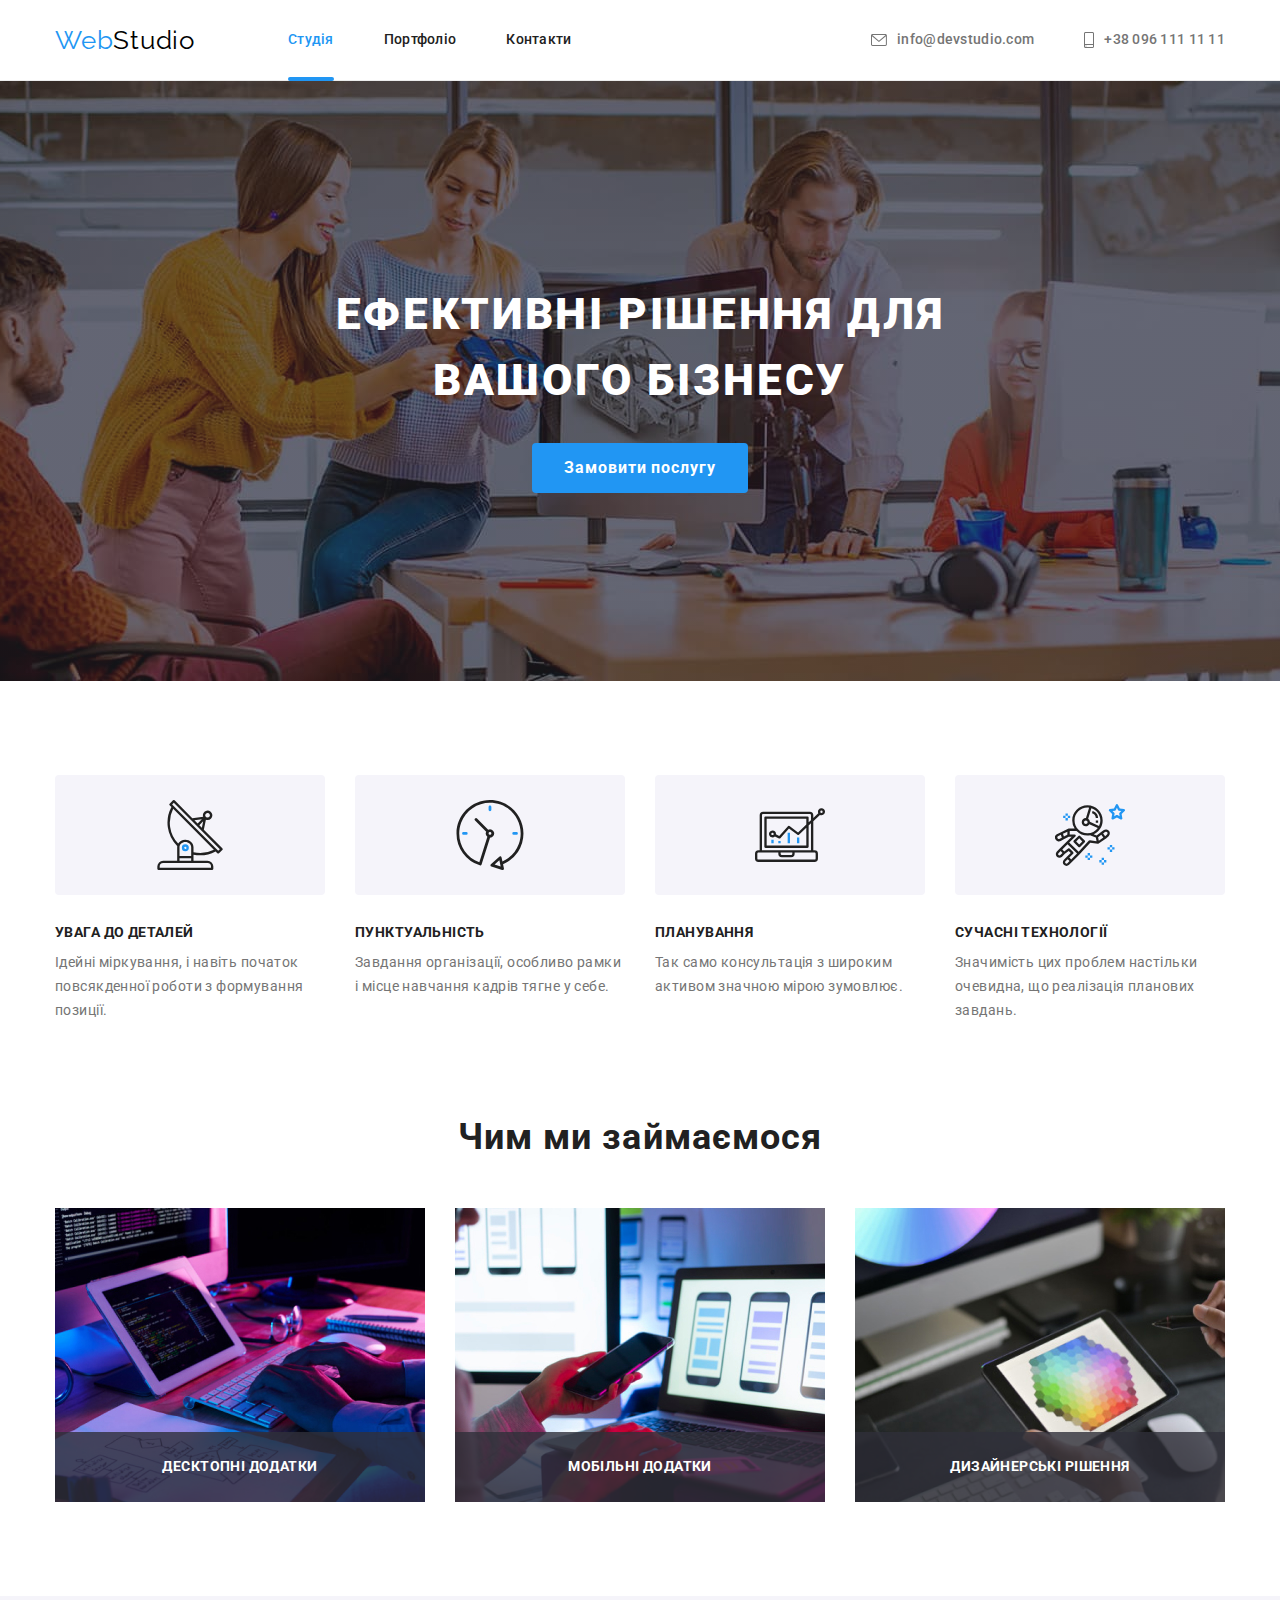
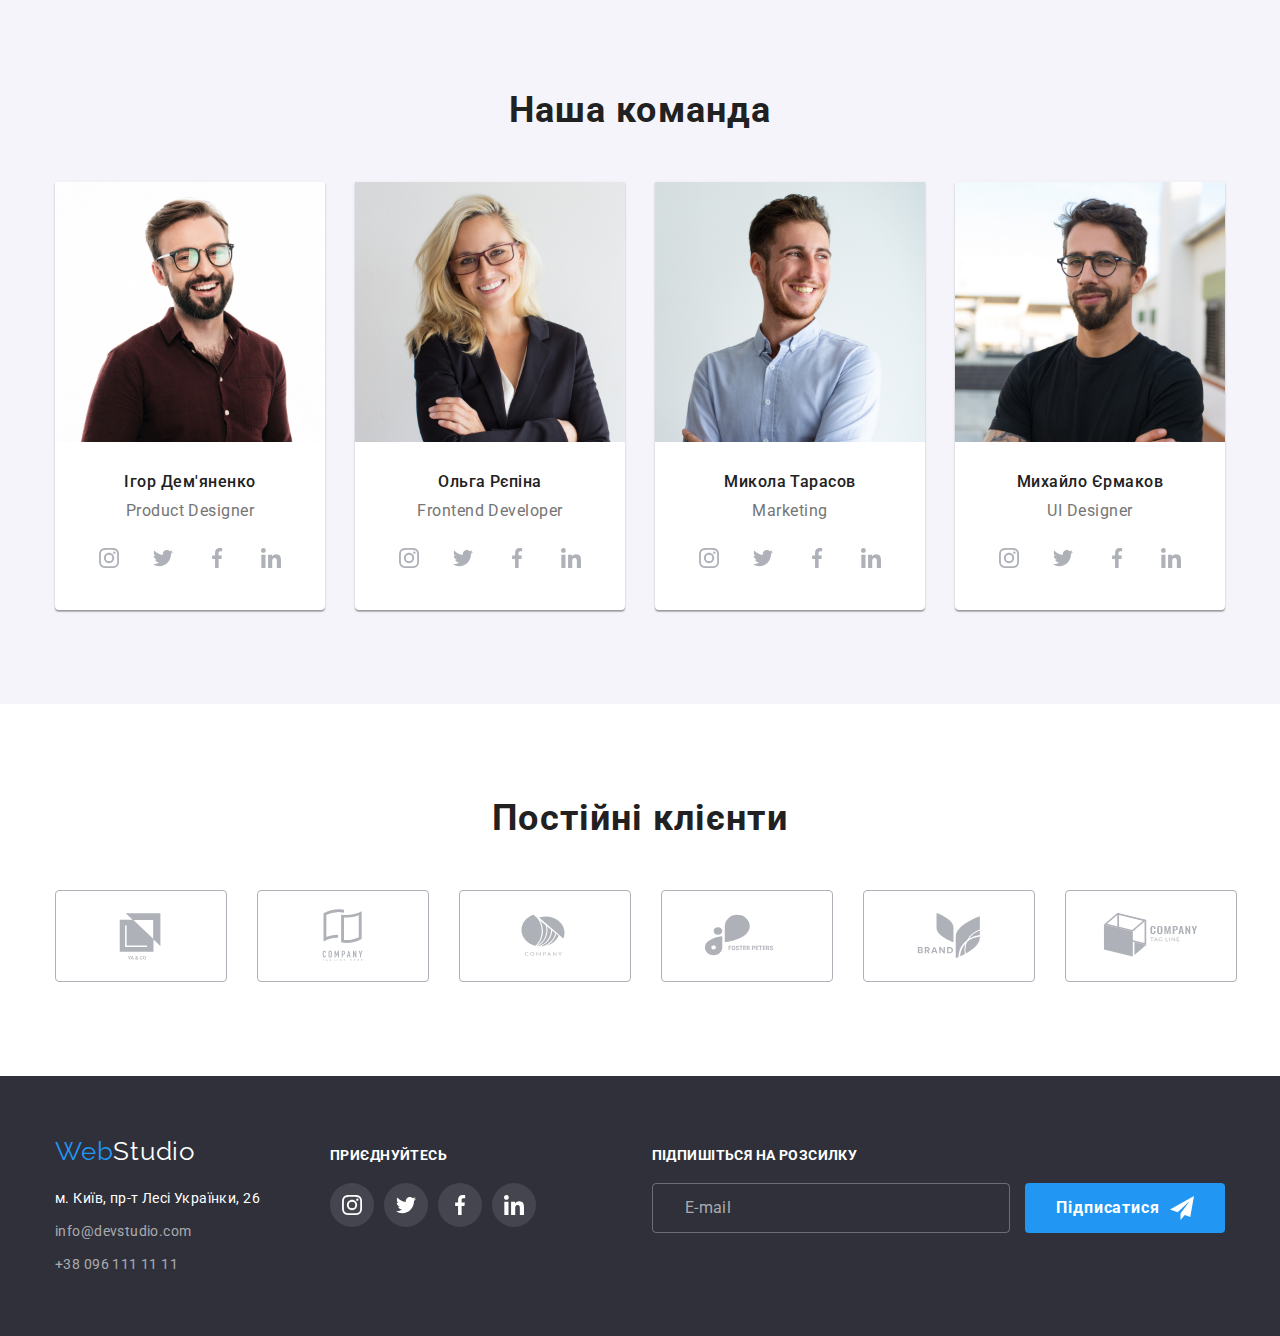
<file: index.html>
<!DOCTYPE html>
<html lang="uk">
  <head>
    <meta charset="UTF-8" />
    <meta http-equiv="X-UA-Compatible" content="IE=edge" />
    <meta name="viewport" content="width=>, initial-scale=1.0" />
    <title>Document</title>
    <link rel="preconnect" href="https://fonts.googleapis.com" />
    <link rel="preconnect" href="https://fonts.gstatic.com" crossorigin />
    <link
      href="https://fonts.googleapis.com/css2?family=Raleway:wght@700&family=Roboto:wght@400;500;700;900&display=swap"
      rel="stylesheet"
    />
    <link
      rel="stylesheet"
      href="https://cdnjs.cloudflare.com/ajax/libs/modern-normalize/1.1.0/modern-normalize.min.css"
    />
    <link rel="stylesheet" href="./css/styles.css" />
  </head>
  <body>
    <header class="head-nav">
      <div class="container main-nav">
        <a href="./index.html" class="logo link"
          ><span class="first-part">Web</span><span class="last-part">Studio</span></a
        >

        <nav class="site-nav">
          <ul class="site-list list">
            <li class="list-nav">
              <a class="site-link current-link link" href="./index.html">Студія</a>
            </li>
            <li class="list-nav">
              <a class="site-link link" href="./portfolio.html">Портфоліо</a>
            </li>
            <li class="list-nav"><a class="site-link link" href="./index.html">Контакти</a></li>
          </ul>
        </nav>
        <ul class="contacts list">
          <div class="head-contacts">
            <li class="list-nav">
              <a class="mail-link link" href="mailto:info@devstudio.com"
                ><svg class="mail-icon" width="16" height="12">
                  <use href="./img/icons.svg#icon-envelope"></use>
                </svg>
                info@devstudio.com</a
              >
            </li>
            <li class="list-nav">
              <a class="tel-link link" href="tel:+380961111111"
                ><svg class="tel-icon" width="10" height="16">
                  <use href="./img/icons.svg#icon-smartphone"></use>
                </svg>
                +38 096 111 11 11</a
              >
            </li>
          </div>
        </ul>
      </div>
    </header>
    <main>
      <section class="hero overlay">
        <div class="container">
          <h1 class="hero-title">Ефективні рішення для вашого бізнесу</h1>
          <button type="button" class="btn-primary btn-studio" data-modal-open>
            Замовити послугу
          </button>
        </div>
      </section>

      <section class="feature">
        <div class="container">
          <h2 class="visually-hidden">Список наших основних завдань</h2>
          <ul class="features list">
            <li class="feature-list">
              <div class="thumb">
                <svg class="feature-icon" width="70" height="70">
                  <use href="./img/icons.svg#icon-antenna-1"></use>
                </svg>
              </div>
              <h3 class="feature-list-title">УВАГА ДО ДЕТАЛЕЙ</h3>
              <p class="feature-list-item">
                Ідейні міркування, і навіть початок повсякденної роботи з формування позиції.
              </p>
            </li>
            <li class="feature-list">
              <div class="thumb">
                <svg class="feature-icon" width="70" height="70">
                  <use href="./img/icons.svg#icon-clock-1"></use>
                </svg>
              </div>
              <h3 class="feature-list-title">ПУНКТУАЛЬНІСТЬ</h3>
              <p class="feature-list-item">
                Завдання організації, особливо рамки і місце навчання кадрів тягне у себе.
              </p>
            </li>
            <li class="feature-list">
              <div class="thumb">
                <svg class="feature-icon" width="70" height="70">
                  <use href="./img/icons.svg#icon-diagram-1"></use>
                </svg>
              </div>
              <h3 class="feature-list-title">ПЛАНУВАННЯ</h3>
              <p class="feature-list-item">
                Так само консультація з широким активом значною мірою зумовлює.
              </p>
            </li>
            <li class="feature-list">
              <div class="thumb">
                <svg class="feature-icon" width="70" height="70">
                  <use href="./img/icons.svg#icon-astronaut-1"></use>
                </svg>
              </div>
              <h3 class="feature-list-title">СУЧАСНІ ТЕХНОЛОГІЇ</h3>
              <p class="feature-list-item">
                Значимість цих проблем настільки очевидна, що реалізація планових завдань.
              </p>
            </li>
          </ul>
        </div>
      </section>

      <section class="about-work">
        <div class="container">
          <h2 class="work-title">Чим ми займаємося</h2>
          <ul class="work-list list">
            <li class="work-item">
              <div class="work-card">
                <img src="./img/box1.jpg" alt="design project on computer" width="370" />

                <p class="card-title">Десктопні додатки</p>
              </div>
            </li>
            <li class="work-item">
              <div class="work-card">
                <img src="./img/box2.jpg" alt="design project with the phone" width="370" />

                <p class="card-title">Мобільні додатки</p>
              </div>
            </li>
            <li class="work-item">
              <div class="work-card">
                <img src="./img/box3.jpg" alt="design project on a tablet" width="370" />
                <p class="card-title">Дизайнерські рішення</p>
              </div>
            </li>
          </ul>
        </div>
      </section>

      <section class="team">
        <div class="container">
          <h2 class="team-title">Наша команда</h2>
          <ul class="team-list list">
            <li class="team-element">
              <div class="card">
                <img src="./img/person1.jpg" alt="team member1" width="270" />
                <div class="team-content">
                  <h3 class="item team-member">Ігор Дем'яненко</h3>
                  <p class="item team-position" lang="en">Product Designer</p>
                  <ul class="socials list">
                    <li class="social-item">
                      <a
                        class="social-link link"
                        href="htpps://instagram.com"
                        target="blank"
                        rel="nofollow noopener noreferrer"
                        aria-label="Instagram"
                      >
                        <svg class="social-icon" width="20" height="20">
                          <use href="./img/icons.svg#icon-instagram"></use>
                        </svg>
                      </a>
                    </li>
                    <li class="social-item">
                      <a
                        class="social-link link"
                        href="htpps://twitter.com"
                        target="blank"
                        rel="nofollow noopener noreferrer"
                        aria-label="Twitter"
                      >
                        <svg class="social-icon" width="20" height="20">
                          <use href="./img/icons.svg#icon-twitter"></use>
                        </svg>
                      </a>
                    </li>
                    <li class="social-item">
                      <a
                        class="social-link link"
                        href="htpps://facebook.com"
                        target="blank"
                        rel="nofollow noopener noreferrer"
                        aria-label="Facebook"
                      >
                        <svg class="social-icon" width="20" height="20">
                          <use href="./img/icons.svg#icon-facebook"></use>
                        </svg>
                      </a>
                    </li>
                    <li class="social-item">
                      <a
                        class="social-link link"
                        href="htpps://linkedin.com"
                        target="blank"
                        rel="nofollow noopener noreferrer"
                        aria-label="Linkedin"
                      >
                        <svg class="social-icon" width="20" height="20">
                          <use href="./img/icons.svg#icon-linkedin"></use>
                        </svg>
                      </a>
                    </li>
                  </ul>
                </div>
              </div>
            </li>
            <li class="team-element">
              <img src="./img/person2.jpg" alt="team member2" width="270" />
              <div class="team-content">
                <h3 class="team-member">Ольга Рєпіна</h3>
                <p class="team-position" lang="en">Frontend Developer</p>
                <ul class="socials list">
                  <li class="social-item">
                    <a
                      class="social-link link"
                      href="htpps://instagram.com"
                      target="blank"
                      rel="nofollow noopener noreferrer"
                      aria-label="Instagram"
                    >
                      <svg class="social-icon" width="20" height="20">
                        <use href="./img/icons.svg#icon-instagram"></use>
                      </svg>
                    </a>
                  </li>
                  <li class="social-item">
                    <a
                      class="social-link link"
                      href="htpps://twitter.com"
                      target="blank"
                      rel="nofollow noopener noreferrer"
                      aria-label="Twitter"
                    >
                      <svg class="social-icon" width="20" height="20">
                        <use href="./img/icons.svg#icon-twitter"></use>
                      </svg>
                    </a>
                  </li>
                  <li class="social-item">
                    <a
                      class="social-link link"
                      href="htpps://facebook.com"
                      target="blank"
                      rel="nofollow noopener noreferrer"
                      aria-label="Facebook"
                    >
                      <svg class="social-icon" width="20" height="20">
                        <use href="./img/icons.svg#icon-facebook"></use>
                      </svg>
                    </a>
                  </li>
                  <li class="social-item">
                    <a
                      class="social-link link"
                      href="htpps://linkedin.com"
                      target="blank"
                      rel="nofollow noopener noreferrer"
                      aria-label="Linkedin"
                    >
                      <svg class="social-icon" width="20" height="20">
                        <use href="./img/icons.svg#icon-linkedin"></use>
                      </svg>
                    </a>
                  </li>
                </ul>
              </div>
            </li>
            <li class="team-element">
              <img src="./img/person3.jpg" alt="team member3" width="270" />

              <div class="team-content">
                <h3 class="team-member">Микола Тарасов</h3>
                <p class="team-position" lang="en">Marketing</p>
                <ul class="socials list">
                  <li class="social-item">
                    <a
                      class="social-link link"
                      href="htpps://instagram.com"
                      target="blank"
                      rel="nofollow noopener noreferrer"
                      aria-label="Instagram"
                    >
                      <svg class="social-icon" width="20" height="20">
                        <use href="./img/icons.svg#icon-instagram"></use>
                      </svg>
                    </a>
                  </li>
                  <li class="social-item">
                    <a
                      class="social-link link"
                      href="htpps://twitter.com"
                      target="blank"
                      rel="nofollow noopener noreferrer"
                      aria-label="Twitter"
                    >
                      <svg class="social-icon" width="20" height="20">
                        <use href="./img/icons.svg#icon-twitter"></use>
                      </svg>
                    </a>
                  </li>
                  <li class="social-item">
                    <a
                      class="social-link link"
                      href="htpps://facebook.com"
                      target="blank"
                      rel="nofollow noopener noreferrer"
                      aria-label="Facebook"
                    >
                      <svg class="social-icon" width="20" height="20">
                        <use href="./img/icons.svg#icon-facebook"></use>
                      </svg>
                    </a>
                  </li>
                  <li class="social-item">
                    <a
                      class="social-link link"
                      href="htpps://linkedin.com"
                      target="blank"
                      rel="nofollow noopener noreferrer"
                      aria-label="Linkedin"
                    >
                      <svg class="social-icon" width="20" height="20">
                        <use href="./img/icons.svg#icon-linkedin"></use>
                      </svg>
                    </a>
                  </li>
                </ul>
              </div>
            </li>
            <li class="team-element">
              <img src="./img/person4.jpg" alt="team member4" width="270" />
              <div class="team-content">
                <h3 class="team-member">Михайло Єрмаков</h3>
                <p class="team-position" lang="en">UI Designer</p>
                <ul class="socials list">
                  <li class="social-item">
                    <a
                      class="social-link link"
                      href="htpps://instagram.com"
                      target="blank"
                      rel="nofollow noopener noreferrer"
                      aria-label="Instagram"
                    >
                      <svg class="social-icon" width="20" height="20">
                        <use href="./img/icons.svg#icon-instagram"></use>
                      </svg>
                    </a>
                  </li>
                  <li class="social-item">
                    <a
                      class="social-link link"
                      href="htpps://twitter.com"
                      target="blank"
                      rel="nofollow noopener noreferrer"
                      aria-label="Twitter"
                    >
                      <svg class="social-icon" width="20" height="20">
                        <use href="./img/icons.svg#icon-twitter"></use>
                      </svg>
                    </a>
                  </li>
                  <li class="social-item">
                    <a
                      class="social-link link"
                      href="htpps://facebook.com"
                      target="blank"
                      rel="nofollow noopener noreferrer"
                      aria-label="Facebook"
                    >
                      <svg class="social-icon" width="20" height="20">
                        <use href="./img/icons.svg#icon-facebook"></use>
                      </svg>
                    </a>
                  </li>
                  <li class="social-item">
                    <a
                      class="social-link link"
                      href="htpps://linkedin.com"
                      target="blank"
                      rel="nofollow noopener noreferrer"
                      aria-label="Linkedin"
                    >
                      <svg class="social-icon" width="20" height="20">
                        <use href="./img/icons.svg#icon-linkedin"></use>
                      </svg>
                    </a>
                  </li>
                </ul>
              </div>
            </li>
          </ul>
        </div>
      </section>
      <section class="clients">
        <div class="container">
          <h2 class="clients-title">Постійні клієнти</h2>
          <ul class="client-list list">
            <li class="client-item">
              <a
                class="client-link link"
                href="./index.html"
                target="blank"
                rel="nofollow noopener noreferrer"
                aria-label="our clients"
              >
                <svg class="client-icon" width="106" height="60">
                  <use href="./img/icons.svg#icon-logo1"></use>
                </svg>
              </a>
            </li>
            <li class="client-item">
              <a
                class="client-link link"
                href="./index.html"
                target="blank"
                rel="nofollow noopener noreferrer"
                aria-label="our clients"
              >
                <svg class="client-icon" width="106" height="60">
                  <use href="./img/icons.svg#icon-logo2"></use>
                </svg>
              </a>
            </li>
            <li class="client-item">
              <a
                class="client-link link"
                href="./index.html"
                target="blank"
                rel="nofollow noopener noreferrer"
                aria-label="our clients"
              >
                <svg class="client-icon" width="106" height="60">
                  <use href="./img/icons.svg#icon-logo3"></use>
                </svg>
              </a>
            </li>
            <li class="client-item">
              <a
                class="client-link link"
                href="./index.html"
                target="blank"
                rel="nofollow noopener noreferrer"
                aria-label="our clients"
              >
                <svg class="client-icon" width="106" height="60">
                  <use href="./img/icons.svg#icon-logo4"></use>
                </svg>
              </a>
            </li>
            <li class="client-item">
              <a
                class="client-link link"
                href="./index.html"
                target="blank"
                rel="nofollow noopener noreferrer"
                aria-label="our clients"
              >
                <svg class="client-icon" width="106" height="60">
                  <use href="./img/icons.svg#icon-logo5"></use>
                </svg>
              </a>
            </li>
            <li class="client-item">
              <a
                class="client-link link"
                href="./index.html"
                target="blank"
                rel="nofollow noopener noreferrer"
                aria-label="our clients"
              >
                <svg class="client-icon" width="106" height="60">
                  <use href="./img/icons.svg#icon-logo6"></use>
                </svg>
              </a>
            </li>
          </ul>
        </div>
      </section>
    </main>

    <footer class="footer-address">
      <div class="container footer-contacts">
        <div class="address-contacts">
          <a href="./index.html" class="logo-bottom logo link"
            ><span class="first-part">Web</span><span class="last-part-second">Studio</span></a
          >
          <address class="address-list">
            <ul class="list">
              <li class="address-element">
                <a
                  class="address-item link"
                  href="https://goo.gl/maps/er9QxfjBZCahhvQG7"
                  target="_blank"
                  rel="noopener noreferrer nofollow"
                  >м. Київ, пр-т Лесі Українки, 26</a
                >
              </li>
              <li class="address-element">
                <a class="address-item address-second link" href="mailto:info@devstudio.com"
                  >info@devstudio.com</a
                >
              </li>
              <li class="address-element">
                <a class="address-item address-second link" href="tel:+380961111111"
                  >+38 096 111 11 11</a
                >
              </li>
            </ul>
          </address>
        </div>
        <div class="studio-contacts">
          <p class="footer-title">ПРИЄДНУЙТЕСЬ</p>
          <ul class="studio-link list">
            <li>
              <a
                class="studio-social-link link"
                href="htpps://instagram.com"
                target="blank"
                rel="nofollow noopener noreferrer"
                aria-label="Instagram"
              >
                <svg class="studio-social-icon" width="20" height="20">
                  <use href="./img/icons.svg#icon-instagram"></use>
                </svg>
              </a>
            </li>
            <li>
              <a
                class="studio-social-link link"
                href="htpps://twitter.com"
                target="blank"
                rel="nofollow noopener noreferrer"
                aria-label="Twitter"
              >
                <svg class="studio-social-icon" width="20" height="20">
                  <use href="./img/icons.svg#icon-twitter"></use>
                </svg>
              </a>
            </li>
            <li>
              <a
                class="studio-social-link link"
                href="htpps://facebook.com"
                target="blank"
                rel="nofollow noopener noreferrer"
                aria-label="Facebook"
              >
                <svg class="studio-social-icon" width="20" height="20">
                  <use href="./img/icons.svg#icon-facebook"></use>
                </svg>
              </a>
            </li>
            <li>
              <a
                class="studio-social-link link"
                href="htpps://linkedin.com"
                target="blank"
                rel="nofollow noopener noreferrer"
                aria-label="Linkedin"
              >
                <svg class="studio-social-icon" width="20" height="20">
                  <use href="./img/icons.svg#icon-linkedin"></use>
                </svg>
              </a>
            </li>
          </ul>
        </div>
        <div class="footer-form">
          <p class="footer-title">ПІДПИШІТЬСЯ НА РОЗСИЛКУ</p>
          <form class="form-submit">
            <label>
              <input class="footer-field" type="email" name="email" placeholder="E-mail" />
            </label>
            <button class="btn-studio footer-btn" type="button">
              Підписатися
              <svg class="icon-btn" width="24" height="24">
                <use href="./img/icons.svg#icon-btn"></use>
              </svg>
            </button>
          </form>
        </div>
      </div>
    </footer>
    <div class="backdrop is-hidden" data-modal>
      <div class="modal">
        <button class="close-btn" type="button" data-modal-close>
          <svg class="close-btn-icon" width="18" height="18">
            <use href="./img/icons.svg#close-icon"></use>
          </svg>
        </button>

        <form class="form">
          <p class="form-title">Залиште свої дані, ми вам передзвонимо</p>
          <div class="form-group">
            <label class="form-field">
              <span class="form-item">Ім&#039;я</span>
              <input class="form-input" type="text" name="username" />
              <svg class="form-icon" width="18" height="18">
                <use href="./img/icons.svg#person-modal"></use>
              </svg>
            </label>
          </div>

          <div class="form-group">
            <label class="form-field">
              <span class="form-item">Телефон</span>
              <input class="form-input" type="text" name="tel" />
              <svg class="form-icon" width="18" height="18">
                <use href="./img/icons.svg#phone-modal"></use>
              </svg>
            </label>
          </div>
          <div class="form-group">
            <label class="form-field">
              <span class="form-item"> Пошта</span>
              <input class="form-input" type="email" name="email" />
              <svg class="form-icon" width="18" height="18">
                <use href="./img/icons.svg#email-modal"></use>
              </svg>
            </label>
          </div>
          <div class="form-comment">
            <label>
              <span class="form-item">Коментар</span>
              <textarea class="text-comment" name="feedback" placeholder="Введіть текст"></textarea>
            </label>
          </div>
          <div class="form-agreement">
            <label class="form-field-agreement">
              <input
                class="form-checkbox visually-hidden"
                type="checkbox"
                name="agreement"
                value="agree"
              />
              <svg class="checkbox-icon" width="16" height="15">
                <use class="unchecked" href="./img/icons.svg#check-icon1"></use>
                <use class="checked" href="./img/icons.svg#icon-icon-check1"></use>
              </svg>
              <span class="form-text"
                >Погоджуюся з розсилкою та приймаю
                <a class="form-agreement-link" href="">Умови договору</a></span
              >
            </label>
          </div>
          <button class="btn-submit btn-studio" type="submit">Відправити</button>
        </form>
      </div>
    </div>
    <script src="./css/js/modal.js"></script>
  </body>
</html>
</file>
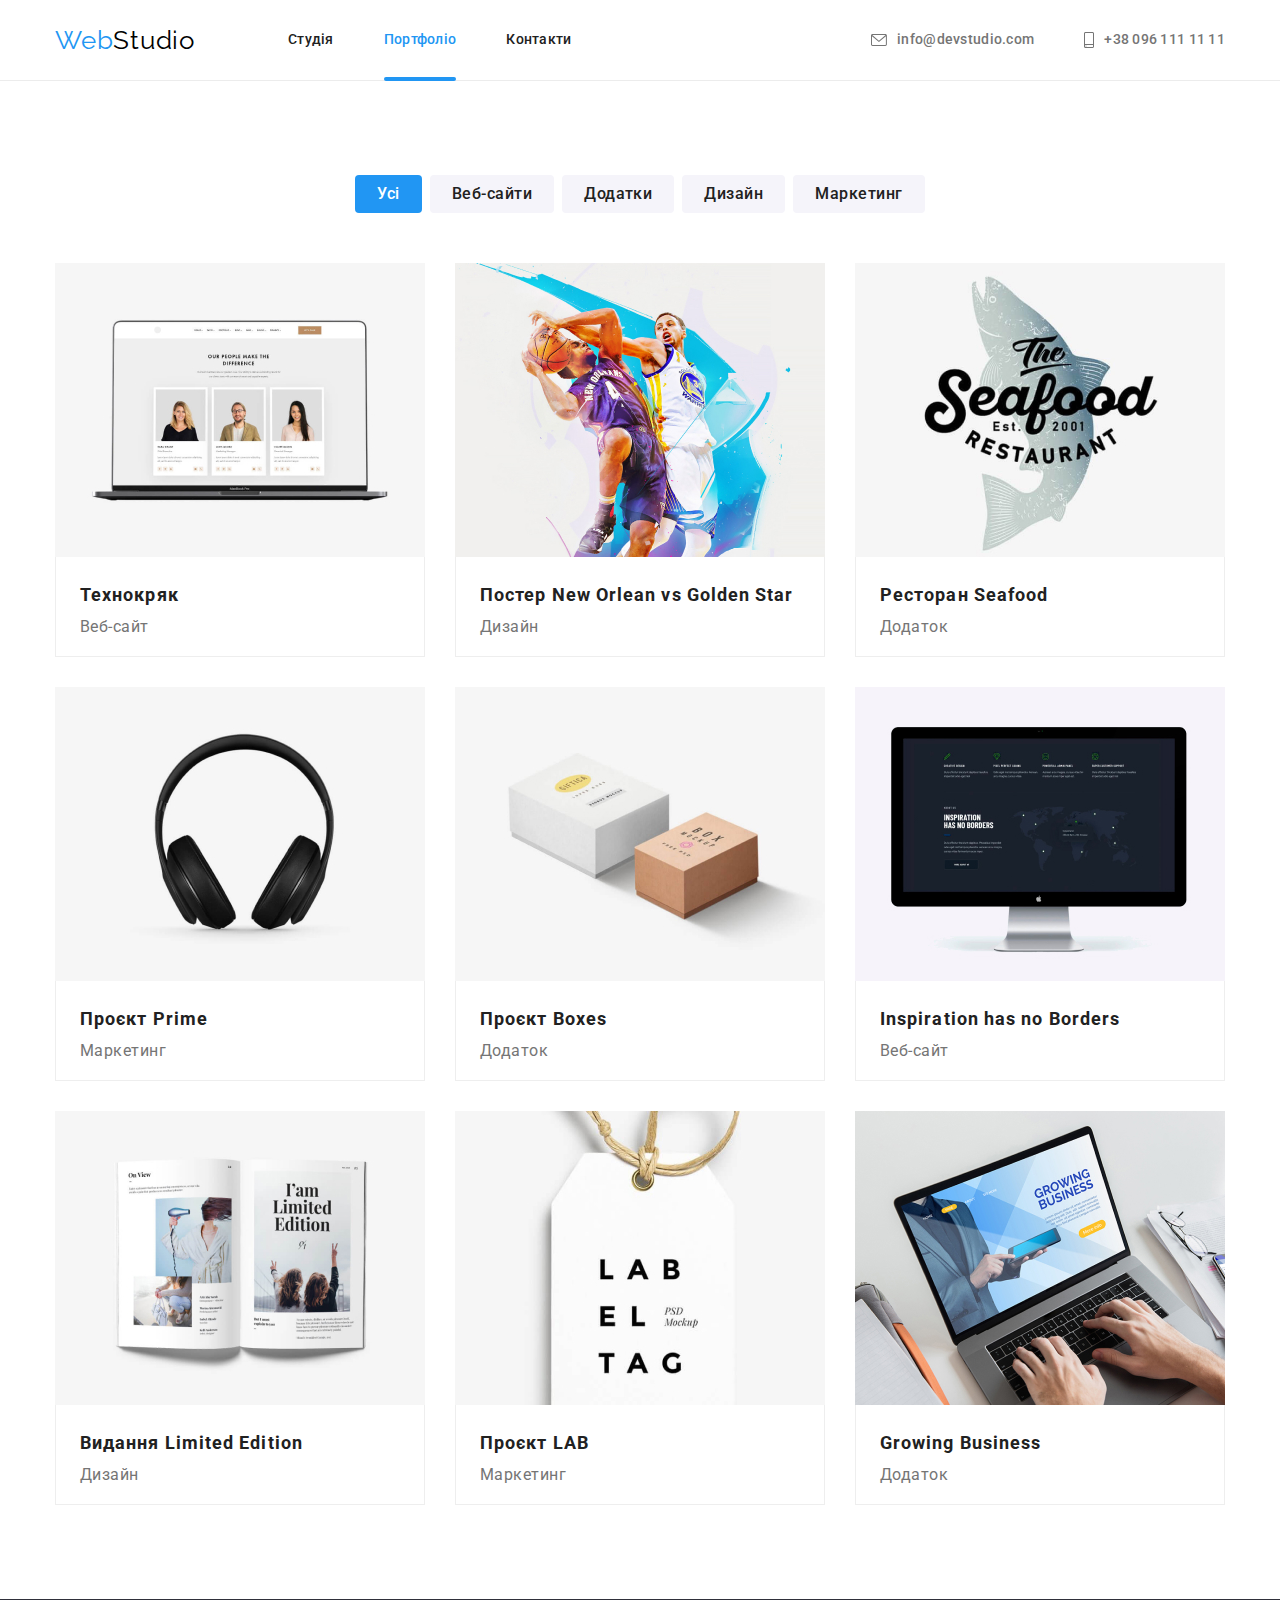
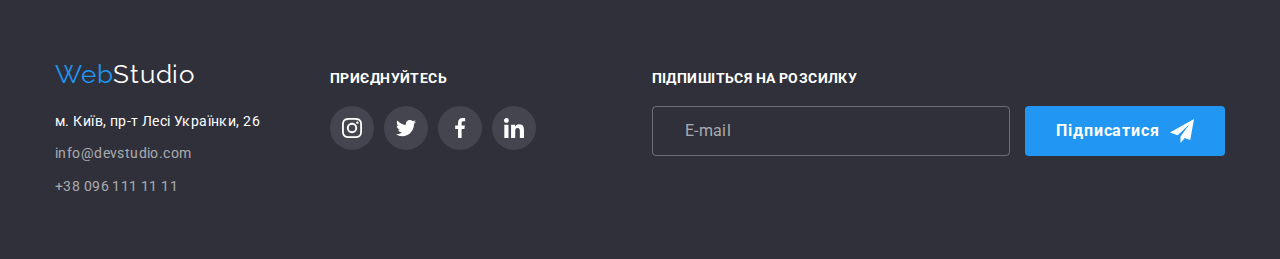
<file: portfolio.html>
<!DOCTYPE html>
<html lang="uk">
  <head>
    <meta charset="UTF-8" />
    <meta http-equiv="X-UA-Compatible" content="IE=edge" />
    <meta name="viewport" content="width=>, initial-scale=1.0" />
    <title>Document</title>
    <link rel="preconnect" href="https://fonts.googleapis.com" />
    <link rel="preconnect" href="https://fonts.gstatic.com" crossorigin />
    <link
      href="https://fonts.googleapis.com/css2?family=Raleway:wght@700&family=Roboto:wght@400;500;700;900&display=swap"
      rel="stylesheet"
    />
    <link
      rel="stylesheet"
      href="https://cdnjs.cloudflare.com/ajax/libs/modern-normalize/1.1.0/modern-normalize.min.css"
    />
    <link rel="stylesheet" href="./css/styles.css" />
  </head>
  <body>
    <header class="head-nav">
      <div class="container main-nav">
        <a href="./index.html" class="logo link"
          ><span class="first-part">Web</span><span class="last-part">Studio</span></a
        >
        <nav class="site-nav">
          <ul class="site-list list">
            <li class="list-nav"><a class="site-link link" href="./index.html">Студія</a></li>
            <li class="list-nav">
              <a class="site-link current-link link" href="./portfolio.html">Портфоліо</a>
            </li>
            <li class="list-nav"><a class="site-link link" href="./index.html">Контакти</a></li>
          </ul>
        </nav>
        <ul class="contacts list">
          <li class="list-nav">
            <a class="mail-link link" href="mailto:info@devstudio.com"
              ><svg class="mail-icon" width="16" height="12">
                <use href="./img/icons.svg#icon-envelope"></use>
              </svg>
              info@devstudio.com</a
            >
          </li>
          <li class="list-nav">
            <a class="tel-link link" href="tel:+380961111111"
              ><svg class="tel-icon" width="10" height="16">
                <use href="./img/icons.svg#icon-smartphone"></use>
              </svg>
              +38 096 111 11 11</a
            >
          </li>
        </ul>
      </div>
    </header>
    <main>
      <section class="projects">
        <div class="container">
          <h1 class="visually-hidden">Проекти</h1>
          <ul class="head-list list">
            <li class="head-item">
              <button class="btn-header current-btn btn" type="button">Усі</button>
            </li>
            <li class="head-item">
              <button class="btn-header btn" type="button">Веб-сайти</button>
            </li>
            <li class="head-item">
              <button class="btn-header btn" type="button">Додатки</button>
            </li>
            <li class="head-item"><button class="btn-header btn" type="button">Дизайн</button></li>
            <li class="head-item">
              <button class="btn-header btn" type="button">Маркетинг</button>
            </li>
          </ul>
          <ul class="project-list list">
            <li class="project-item">
              <a class="project-nav" href="./portfolio.html">
                <div class="project-thumb">
                  <img src="./img/project1.jpg" alt="включений ноутбук" width="370" height="294" />
                  <div class="project-overlay">
                    <p class="overlay-text">
                      Ресурс пропонує комплексні пропозиції з різним рівнем функціоналу та сервісів.
                      Все це дозволить відвідувачу отримати вичерпні відомості про компанію чи
                      приватну особу.
                    </p>
                  </div>
                </div>
                <div class="project-element">
                  <h2 class="project-title">Технокряк</h2>
                  <p class="project-item">Веб-сайт</p>
                </div></a
              >
            </li>
            <li class="project-item">
              <a class="project-nav" href="./portfolio.html">
                <div class="project-thumb">
                  <img src="./img/project2.jpg" alt="два баскетболісти" width="370" />
                  <div class="project-overlay">
                    <p class="overlay-text">
                      Ресурс пропонує комплексні пропозиції з різним рівнем функціоналу та сервісів.
                      Все це дозволить відвідувачу отримати вичерпні відомості про компанію чи
                      приватну особу.
                    </p>
                  </div>
                </div>
                <div class="project-element">
                  <h2 class="project-title">Постер New Orlean vs Golden Star</h2>
                  <p class="project-item">Дизайн</p>
                </div></a
              >
            </li>
            <li class="project-item">
              <a class="project-nav" href="./portfolio.html">
                <div class="project-thumb">
                  <img src="./img/project3.jpg" alt="назва ресторану" width="370" />
                  <div class="project-overlay">
                    <p class="overlay-text">
                      Ресурс пропонує комплексні пропозиції з різним рівнем функціоналу та сервісів.
                      Все це дозволить відвідувачу отримати вичерпні відомості про компанію чи
                      приватну особу.
                    </p>
                  </div>
                </div>
                <div class="project-element">
                  <h2 class="project-title">Ресторан Seafood</h2>
                  <p class="project-item">Додаток</p>
                </div></a
              >
            </li>
            <li class="project-item">
              <a class="project-nav" href="./portfolio.html">
                <div class="project-thumb">
                  <img src="./img/project4.jpg" alt="навушники безпровідні" width="370" />
                  <div class="project-overlay">
                    <p class="overlay-text">
                      Ресурс пропонує комплексні пропозиції з різним рівнем функціоналу та сервісів.
                      Все це дозволить відвідувачу отримати вичерпні відомості про компанію чи
                      приватну особу.
                    </p>
                  </div>
                </div>
                <div class="project-element">
                  <h2 class="project-title">Проєкт Prime</h2>
                  <p class="project-item">Маркетинг</p>
                </div>
              </a>
            </li>
            <li class="project-item">
              <a class="project-nav" href="./portfolio.html">
                <div class="project-thumb">
                  <img src="./img/project5.jpg" alt="дві коробки" width="370" />
                  <div class="project-overlay">
                    <p class="overlay-text">
                      Ресурс пропонує комплексні пропозиції з різним рівнем функціоналу та сервісів.
                      Все це дозволить відвідувачу отримати вичерпні відомості про компанію чи
                      приватну особу.
                    </p>
                  </div>
                </div>
                <div class="project-element">
                  <h2 class="project-title">Проєкт Boxes</h2>
                  <p class="project-item">Додаток</p>
                </div></a
              >
            </li>
            <li class="project-item">
              <a class="project-nav" href="./portfolio.html">
                <div class="project-thumb">
                  <img src="img/project6.jpg" alt="відкритий браузер" width="370" />
                  <div class="project-overlay">
                    <p class="overlay-text">
                      Ресурс пропонує комплексні пропозиції з різним рівнем функціоналу та сервісів.
                      Все це дозволить відвідувачу отримати вичерпні відомості про компанію чи
                      приватну особу.
                    </p>
                  </div>
                </div>
                <div class="project-element">
                  <h2 class="project-title">Inspiration has no Borders</h2>
                  <p class="project-item">Веб-сайт</p>
                </div></a
              >
            </li>

            <li class="project-item">
              <a class="project-nav" href="./portfolio.html">
                <div class="project-thumb">
                  <img src="./img/project7.jpg" alt="відкритий журнал" width="370" />
                  <div class="project-overlay">
                    <p class="overlay-text">
                      Ресурс пропонує комплексні пропозиції з різним рівнем функціоналу та сервісів.
                      Все це дозволить відвідувачу отримати вичерпні відомості про компанію чи
                      приватну особу.
                    </p>
                  </div>
                </div>
                <div class="project-element">
                  <h2 class="project-title">Видання Limited Edition</h2>
                  <p class="project-item">Дизайн</p>
                </div></a
              >
            </li>
            <li class="project-item">
              <a class="project-nav" href="./portfolio.html">
                <div class="project-thumb">
                  <img src="./img/project8.jpg" alt="етикетка з назвою фірми" width="370" />
                  <div class="project-overlay">
                    <p class="overlay-text">
                      Ресурс пропонує комплексні пропозиції з різним рівнем функціоналу та сервісів.
                      Все це дозволить відвідувачу отримати вичерпні відомості про компанію чи
                      приватну особу.
                    </p>
                  </div>
                </div>
                <div class="project-element">
                  <h2 class="project-title">Проєкт LAB</h2>
                  <p class="project-item">Маркетинг</p>
                </div></a
              >
            </li>
            <li class="project-item">
              <a class="project-nav" href="./portfolio.html">
                <div class="project-thumb">
                  <img src="./img/project9.jpg" alt="людина працює за ноутбуком" width="370" />
                  <div class="project-overlay">
                    <p class="overlay-text">
                      Ресурс пропонує комплексні пропозиції з різним рівнем функціоналу та сервісів.
                      Все це дозволить відвідувачу отримати вичерпні відомості про компанію чи
                      приватну особу.
                    </p>
                  </div>
                </div>
                <div class="project-element">
                  <h2 class="project-title">Growing Business</h2>
                  <p class="project-item">Додаток</p>
                </div></a
              >
            </li>
          </ul>
        </div>
      </section>
    </main>
    <footer class="footer-address">
      <div class="container footer-contacts">
        <div class="address-contacts">
          <a href="./index.html" class="logo-bottom logo link"
            ><span class="first-part">Web</span><span class="last-part-second">Studio</span></a
          >
          <address class="address-list">
            <ul class="list">
              <li class="address-element">
                <a
                  class="address-item link"
                  href="https://goo.gl/maps/er9QxfjBZCahhvQG7"
                  target="_blank"
                  rel="noopener noreferrer nofollow"
                  >м. Київ, пр-т Лесі Українки, 26</a
                >
              </li>
              <li class="address-element">
                <a class="address-item address-second link" href="mailto:info@devstudio.com"
                  >info@devstudio.com</a
                >
              </li>
              <li class="address-element">
                <a class="address-item address-second link" href="tel:+380961111111"
                  >+38 096 111 11 11</a
                >
              </li>
            </ul>
          </address>
        </div>
        <div class="studio-contacts">
          <p class="footer-title">ПРИЄДНУЙТЕСЬ</p>
          <ul class="studio-link list">
            <li>
              <a
                class="studio-social-link link"
                href="htpps://instagram.com"
                target="blank"
                rel="nofollow noopener noreferrer"
                aria-label="Instagram"
              >
                <svg class="studio-social-icon" width="20" height="20">
                  <use href="./img/icons.svg#icon-instagram"></use>
                </svg>
              </a>
            </li>
            <li>
              <a
                class="studio-social-link link"
                href="htpps://twitter.com"
                target="blank"
                rel="nofollow noopener noreferrer"
                aria-label="Twitter"
              >
                <svg class="studio-social-icon" width="20" height="20">
                  <use href="./img/icons.svg#icon-twitter"></use>
                </svg>
              </a>
            </li>
            <li>
              <a
                class="studio-social-link link"
                href="htpps://facebook.com"
                target="blank"
                rel="nofollow noopener noreferrer"
                aria-label="Facebook"
              >
                <svg class="studio-social-icon" width="20" height="20">
                  <use href="./img/icons.svg#icon-facebook"></use>
                </svg>
              </a>
            </li>
            <li>
              <a
                class="studio-social-link link"
                href="htpps://linkedin.com"
                target="blank"
                rel="nofollow noopener noreferrer"
                aria-label="Linkedin"
              >
                <svg class="studio-social-icon" width="20" height="20">
                  <use href="./img/icons.svg#icon-linkedin"></use>
                </svg>
              </a>
            </li>
          </ul>
        </div>
        <div class="footer-form">
          <p class="footer-title">ПІДПИШІТЬСЯ НА РОЗСИЛКУ</p>
          <form class="form-submit">
            <label>
              <input class="footer-field" type="email" name="email" placeholder="E-mail" />
            </label>
            <button class="btn-studio footer-btn" type="button">
              Підписатися
              <svg class="icon-btn" width="24" height="24">
                <use href="./img/icons.svg#icon-btn"></use>
              </svg>
            </button>
          </form>
        </div>
      </div>
    </footer>
  </body>
</html>
</file>
<file: css/styles.css>
*,
*::before,
*::after {
  box-sizing: border-box;
}

:root {
  --primary-color: #212121;
  --second-color: #757575;
  --accent-color: #2196f3;
  --background-color: #ffffff;
}
body {
  font-family: Roboto, sans-serif;
  font-size: 14px;
  letter-spacing: 0.03em;
  color: var(--primary-color);
  background-color: var(--background-color);
}
/* reset start */
h1,
h2,
h3,
h4,
h5,
h6,
p {
  margin: 0;
}
.list {
  list-style: none;
  margin: 0;
  padding: 0;
}
input:focus,
textarea:focus {
  outline: none;
}
img {
  display: block;
  max-width: 100%;
  height: auto;
}
section {
  padding-top: 94px;
  padding-bottom: 94px;
}
.container {
  width: 1200px;
  padding-right: 15px;
  padding-left: 15px;
  margin-right: auto;
  margin-left: auto;
}
.head-nav {
  border-bottom: 1px solid #ececec;
}
.main-nav {
  display: flex;
  align-items: center;
}
.logo {
  font-family: Raleway;
  font-style: 700;
  font-size: 26px;
  line-height: 1.19;
  letter-spacing: 0.03em;
  text-decoration: none;
}
.logo-bottom {
  display: inline-block;
}
.first-part {
  color: var(--accent-color);
}
.last-part {
  color: #000000;
}
.last-part-second {
  color: #ffffff;
}
.site-nav {
  margin-left: 93px;
}
.site-list {
  display: flex;
}
.site-list .list-nav:not(:last-child) {
  margin-right: 50px;
}
.site-list .link {
  display: block;
  padding-top: 32px;
  padding-bottom: 32px;
}
.contacts .list-nav:not(:last-child) {
  margin-right: 50px;
}
.contacts {
  margin-left: auto;
}
.contacts {
  display: flex;
}
.site-link,
.tel-link,
.mail-link {
  display: flex;
  align-items: center;
  font-weight: 500;
  font-size: 14px;
  line-height: 1.14;
  letter-spacing: 0.02em;
  color: var(--primary-color);
  transition: color 250ms cubic-bezier(0.4, 0, 0.2, 1);
}
/* head-link underline */
.site-link::after {
  content: '';
  position: absolute;
  bottom: 0;
  left: 0;
  display: block;
  width: 100%;
  height: 4px;
  border-radius: 2px;
  margin-bottom: -1px;
  background-color: var(--accent-color);
  opacity: 0;
  transform: scaleX(0.2);
  transition: background-color 250ms cubic-bezier(0.4, 0, 0.2, 1),
    opacity 250ms cubic-bezier(0.4, 0, 0.2, 1), transform 250ms cubic-bezier(0.4, 0, 0.2, 1);
}
.site-link:hover::after,
.site-link:focus::after,
.current-link::after {
  opacity: 1;
  transform: scaleX(1);
}
.link {
  text-decoration: none;
}
.address-item:hover,
.address-item:focus {
  color: var(--accent-color);
}
.site-link:hover,
.site-link:focus,
.current-link {
  color: var(--accent-color);
}

.head-contacts {
  display: flex;
  text-align: center;
  justify-content: center;
}
.tel-link,
.mail-link {
  color: var(--second-color);
  transition: color 250ms cubic-bezier(0.4, 0, 0.2, 1);
}
.mail-icon,
.tel-icon {
  fill: currentColor;
  margin-right: 10px;
}
.mail-link:hover,
.mail-link:focus,
.tel-link:hover,
.tel-link:focus {
  color: var(--accent-color);
}
.hero {
  text-align: center;
  padding: 200px 0;
  background-color: #2f303a;
}
.overlay {
  max-width: 1600px;
  height: 600px;
  margin-left: auto;
  margin-right: auto;
  background-image: linear-gradient(rgba(47, 48, 58, 0.4), rgba(47, 48, 58, 0.4)),
    url(../img/hero1.jpg);
  background-repeat: no-repeat;
  background-size: cover;
  background-position: center;
}
.hero-title {
  width: 696px;
  margin: 0 auto;
  margin-bottom: 30px;
  border: none;
  font-weight: 900;
  font-size: 44px;
  line-height: 1.5;
  text-align: center;
  letter-spacing: 0.06em;
  text-transform: uppercase;
  color: #ffffff;
}

.btn-studio {
  border-radius: 4px;
  border: none;
  font-family: inherit;
  font-style: normal;
  font-weight: 700;
  font-size: 16px;
  line-height: 1.9;
  align-items: center;
  text-align: center;
  letter-spacing: 0.06em;
  background-color: var(--accent-color);
  color: #ffffff;
  cursor: pointer;
  transition: background-color 250ms cubic-bezier(0.4, 0, 0.2, 1);
}
.btn-primary {
  min-width: 216px;
  padding: 10px 32px;
}
.btn-studio:hover,
.btn-studio:focus {
  background-color: #188ce8;
}

.footer-btn {
  display: inline-flex;
  align-items: center;
  justify-content: center;
  gap: 10px;
  padding-top: 10px;
  padding-bottom: 10px;
  margin-left: 12px;
  min-width: 200px;
}
.footer-field::placeholder {
  padding-left: 16px;
  font-weight: 400;
  font-size: 16px;
  line-height: 20px;
  letter-spacing: 0.03em;
}
/* form */

.form {
  width: 528px;
  height: 581px;
  padding: 40px;
}
.form-group,
.form-comment {
  display: flex;
  flex-direction: column;
}
.form-group {
  margin-bottom: 10px;
}

.form-input {
  width: 448px;
  height: 40px;
  padding-left: 40px;
  border: 1px solid rgba(33, 33, 33, 0.2);
  border-radius: 4px;
  transition: border-color 250ms cubic-bezier(0.4, 0, 0.2, 1);
}
.form-input:focus,
.text-comment:focus {
  border-color: var(--accent-color);
}
.form-item {
  margin-bottom: 4px;
  display: block;
  font-weight: 400;
  font-size: 12px;
  line-height: 14px;
  letter-spacing: 0.01em;

  color: var(--second-color);
}
.form-title {
  margin-bottom: 12px;
  font-family: roboto;
  font-weight: 700;
  font-size: 20px;
  letter-spacing: 0.03em;
  text-align: center;
}
.text-comment {
  width: 100%;
  height: 120px;
  resize: none;
  padding: 12px 16px;
  margin-bottom: 20px;
  border: 1px solid rgba(33, 33, 33, 0.2);
  border-radius: 4px;
  transition: border-color 250ms cubic-bezier(0.4, 0, 0.2, 1);
}
.text-comment::placeholder {
  font-family: roboto;
  font-weight: 400;
  font-size: 12px;
  line-height: 14px;
  letter-spacing: 0.01em;
  color: rgba(117, 117, 117, 0.5);
}
.form-text {
  margin-right: 7px;
  font-size: 14px;
  line-height: 24px;
  letter-spacing: 0.03em;
  color: rgba(117, 117, 117, 1);
}
.form-agreement-link {
  color: var(--accent-color);
}
.form-agreement {
  margin-bottom: 30px;
}
.checkbox-icon .unchecked {
  opacity: 1;
  transform: opacity 250ms cubic-bezier(0.4, 0, 0.2, 1);
}
.checkbox-icon .checked {
  opacity: 0;
  transition: opacity 250ms cubic-bezier(0.4, 0, 0.2, 1);
}
.form-checkbox:checked + .checkbox-icon .unchecked {
  opacity: 0;
}
.form-checkbox:checked + .checkbox-icon .checked {
  opacity: 1;
}
.form-field-agreement {
  display: flex;
  align-items: center;
  justify-content: center;
  gap: 7px;
}
.form-field {
  position: relative;
}
.form-icon {
  position: absolute;
  left: 12px;
  top: 50%;
  transition: fill 250ms cubic-bezier(0.4, 0, 0.2, 1);
}
.form-field:focus-within > .form-icon {
  fill: var(--accent-color);
}
.btn-submit {
  display: block;
  margin: auto;
  min-width: 200px;
  padding: 10px 52px;
}
/*button of the portfolio page*/
.btn-header {
  padding: 6px 22px;
  border: none;
  border-radius: 4px;
  font-family: 'Roboto';
  font-style: normal;
  font-weight: 500;
  font-size: 16px;
  line-height: 1.6;
  text-align: center;
  letter-spacing: 0.03em;
  color: var(--primary-color);
  background-color: #f5f4fa;
  cursor: pointer;
  transition: color 250ms cubic-bezier(0.4, 0, 0.2, 1),
    box-shadow 250ms cubic-bezier(0.4, 0, 0.2, 1),
    background-color 255ms cubic-bezier(0.4, 0, 0.2, 1);
}

.btn:hover,
.btn:focus {
  color: #ffffff;
  background-color: var(--accent-color);
  box-shadow: 0 2px 2px 0 rgba(0, 0, 0, 0.12), 0 1px 2px 0 rgba(0, 0, 0, 0.08),
    0 3px 1px 0 rgba(0, 0, 0, 0.1);
}
.current-btn {
  color: #ffffff;
  background-color: var(--accent-color);
}
.visually-hidden {
  position: absolute;
  width: 1px;
  height: 1px;
  margin: -1px;
  border: 0;
  padding: 0;

  white-space: nowrap;
  clip-path: inset(100%);
  clip: rect(0 0 0 0);
  overflow: hidden;
}
/* feature-icon */
.thumb {
  display: flex;
  align-items: center;
  justify-content: center;
  width: 270px;
  height: 120px;
  border-radius: 4px;
  background-color: #f5f4fa;
  margin-bottom: 30px;
}
.feature-list-title {
  margin-bottom: 10px;
  font-weight: 700;
  font-size: 14px;
  line-height: 1.14;
  letter-spacing: 0.03em;
  text-transform: uppercase;
}
.feature-list {
  width: 270px;
}
.features {
  display: flex;
}
.features .feature-list:not(:last-child) {
  margin-right: 30px;
}

.feature-list-item {
  line-height: 1.71;
  color: var(--second-color);
}
/* section works */
.about-work {
  padding-top: 0;
}
.work-list {
  display: flex;
  gap: 30px;
}
.work-item {
  flex-basis: calc(100%-60px / 3);
}
.work-card {
  position: relative;
}
.card-title {
  display: flex;
  align-items: center;
  justify-content: center;
  position: absolute;
  width: 100%;
  height: 70px;
  bottom: 0;
  font-weight: 700;

  line-height: 1.14;

  text-transform: uppercase;

  color: var(--background-color);
  background-color: rgba(47, 48, 58, 0.8);
}
/* section team */
.team {
  background-color: #f5f4fa;
}

.work-title,
.team-title,
.clients-title {
  margin-bottom: 50px;
  font-weight: 700;
  font-size: 36px;
  line-height: 1.16;
  text-align: center;
  letter-spacing: 0.03em;
}
.team-list {
  display: flex;
}
.team-element:not(:last-child) {
  margin-right: 30px;
}

.team-content {
  padding-top: 30px;
  padding-bottom: 30px;
  text-align: center;
}
.team-position {
  margin-bottom: 16px;
}
.team-element {
  box-shadow: 0px 1px 3px rgba(0, 0, 0, 0.12), 0px 1px 1px rgba(0, 0, 0, 0.14),
    0px 2px 1px rgba(0, 0, 0, 0.2);
  border-radius: 0px 0px 4px 4px;
  background-color: var(--background-color);
}
.team-member {
  margin-bottom: 10px;
  font-weight: 500;
  font-size: 16px;
  line-height: 1.19;
  letter-spacing: 0.03em;
}
/* svg icons */
.socials {
  display: flex;
  justify-content: center;
  gap: 10px;
  margin-left: auto;
  margin-right: auto;
}
.social-link {
  display: flex;
  align-items: center;
  justify-content: center;
  width: 44px;
  height: 44px;
  background-color: var(--background-color);
  border-radius: 50%;
  color: #afb1b8;
  transition: color 250ms cubic-bezier(0.4, 0, 0.2, 1),
    background-color 250ms cubic-bezier(0.4, 0, 0.2, 1);
}
.social-link:hover,
.social-link:focus,
.studio-social-link:hover,
.studio-social-link:focus {
  color: var(--background-color);
  background-color: var(--accent-color);
}
.social-icon {
  fill: currentColor;
}
.project-title {
  color: var(--primary-color);
}
.team-position,
.project-item {
  font-weight: 400;
  font-size: 16px;
  line-height: 1.19;
  letter-spacing: 0.03em;
  color: var(--second-color);
}
/* section clients */
.client-list {
  display: flex;
  gap: 30px;
}
.clients {
  background-color: var(--background-color);
}
.client-link {
  display: flex;
  align-items: center;
  justify-content: center;
  width: 172px;
  height: 92px;
  border: 1px solid currentColor;
  border-radius: 4px;

  color: #afb1b8;
  transition: color 250ms cubic-bezier(0.4, 0, 0.2, 1);
}
.client-link:hover,
.client-link:focus {
  color: var(--accent-color);
}
.client-icon:hover,
.client-icon:focus {
  fill: var(--accent-color);
}
.client-icon {
  fill: currentColor;
}
/* footer */
.address-item {
  font-style: normal;
  font-weight: 400;
  font-size: 14px;
  line-height: 1.7;
  letter-spacing: 0.03em;
  color: #ffffff;
  text-decoration: none;
  transition: color 250ms cubic-bezier(0.4, 0, 0.2, 1);
}

.address-second {
  color: rgba(255, 255, 255, 0.6);
}
.footer-address {
  padding: 60px 0;
  background-color: #2f303a;
}
.address-list {
  margin-top: 20px;
}
.address-element:not(:last-child) {
  margin-bottom: 9px;
}
.studio-link {
  display: flex;
}
.footer-contacts {
  display: flex;
  align-items: baseline;
}
.address-contacts {
  margin-right: 70px;
}
.studio-contacts {
  margin-right: auto;
}
.footer-title {
  font-weight: 700;
  line-height: 16px;
  color: var(--background-color);
  margin-bottom: 20px;
}
.studio-link {
  display: flex;
  justify-content: center;
  gap: 10px;
  margin-left: auto;
  margin-right: auto;
}
.studio-social-icon {
  fill: var(--background-color);
}
.studio-social-link {
  display: flex;
  align-items: center;
  justify-content: center;
  width: 44px;
  height: 44px;
  background-color: rgba(255, 255, 255, 0.1);
  border-radius: 50%;
  transition: color 250ms cubic-bezier(0.4, 0, 0.2, 1),
    background-color 250ms cubic-bezier(0.4, 0, 0.2, 1);
}
.footer-field {
  width: 358px;
  height: 50px;
  padding-left: 16px;
  border: 1px solid rgba(255, 255, 255, 0.3);
  border-radius: 4px;
  background-color: transparent;
}
.footer-field::placeholder {
  font-weight: 400;
  font-size: 16px;
  line-height: 20px;
  letter-spacing: 0.03em;
  color: rgba(255, 255, 255, 0.6);
}
.footer-field:not(:placeholder-shown) {
  border-color: var(--accent-color);
  color: var(--background-color);
  padding-left: 30px;
}
/* modal window */
.backdrop {
  position: fixed;
  top: 0;
  left: 0;
  width: 100%;
  height: 100%;
  background-color: rgba(0, 0, 0, 0.2);
  opacity: 1;
  visibility: visible;
  pointer-events: initial;
  transition: opacity 250ms linear, visibility 250ms linear;
}
.backdrop.is-hidden {
  opacity: 0;
  visibility: hidden;
  pointer-events: none;
}
.modal {
  position: absolute;
  top: 50%;
  left: 50%;
  transform: translateX(-50%) translateY(-50%);
  width: 528px;
  height: 581px;
  border-radius: 4px;
  background-color: var(--background-color);
  transition: transform 400ms ease-out;
}
.backdrop.is-hidden .modal {
  transform: translateX(-70%) translateY(-50%);
}

.close-btn {
  position: absolute;
  top: 8px;
  right: 8px;
  display: flex;
  align-items: center;
  justify-content: center;
  padding: 0;
  width: 30px;
  height: 30px;
  border: 1px solid rgba(0, 0, 0, 0.1);
  background-color: var(--background-color);
  border-radius: 50%;
  color: #000000;
  cursor: pointer;
  transition: fill 250ms cubic-bezier(0.4, 0, 0.2, 1);
}
.close-btn-icon {
  fill: currentColor;
}
.close-btn:hover,
.close-btn:focus,
.close-btn-icon:hover,
.close-btn-icon:focus {
  fill: var(--accent-color);
  /* background-color: #2196f3; */
}
/*portfolio*/
.head-list {
  display: flex;
  justify-content: center;
}
.head-list .head-item:not(:last-child) {
  margin-right: 8px;
}
.head-list {
  margin-bottom: 50px;
}
.project-title {
  margin-bottom: 4px;
  font-style: normal;
  font-weight: 700;
  font-size: 18px;
  line-height: 2;
  letter-spacing: 0.06em;
}
.project-list {
  display: flex;
  flex-wrap: wrap;
}

.project-list > .project-item {
  margin-top: 0;
  margin-right: 30px;
  margin-bottom: 30px;
  margin-left: 0;
}

.project-item:nth-child(3n) {
  margin-right: 0;
}
.project-item:nth-last-child(-n + 3) {
  margin-bottom: 0;
}
/* .project-item * {
  outline: 1px solid tomato;
} */
.project-item {
  background-color: var(--background-color);
}
.project-element {
  padding: 20px 24px;
  border-right: 1px solid #eeeeee;
  border-bottom: 1px solid #eeeeee;
  border-left: 1px solid #eeeeee;
}
.project-nav {
  display: block;
  text-decoration: none;
  transition: box-shadow 250ms cubic-bezier(0.4, 0, 0.2, 1);
}
.project-nav:hover,
.project-nav:focus {
  box-shadow: 1px 4px 6px 0 rgba(0, 0, 0, 0.16), 0 4px 4px 0 rgba(0, 0, 0, 0.06),
    0 1px 1px 0 rgba(0, 0, 0, 0.12);
}
.project-overlay {
  position: absolute;
  left: 0;
  bottom: 0;
  opacity: 0;
  width: 100%;
  height: 100%;
  background-color: rgba(33, 150, 243, 0.9);
  transform: translateY(100%);
  transition: 250ms cubic-bezier(0.4, 0, 0.2, 1);
}
.overlay-text {
  padding: 63px 24px;
  font-weight: 400;
  font-size: 18px;
  line-height: 28px;
  letter-spacing: 00.03em;
  color: var(--background-color);
}
.project-nav:hover .project-overlay,
.project-nav:focus .project-overlay {
  transform: translateY(0);
  opacity: 1;
}
.project-thumb {
  position: relative;
  overflow: hidden;
}
.list-nav {
  position: relative;
}
</file>
